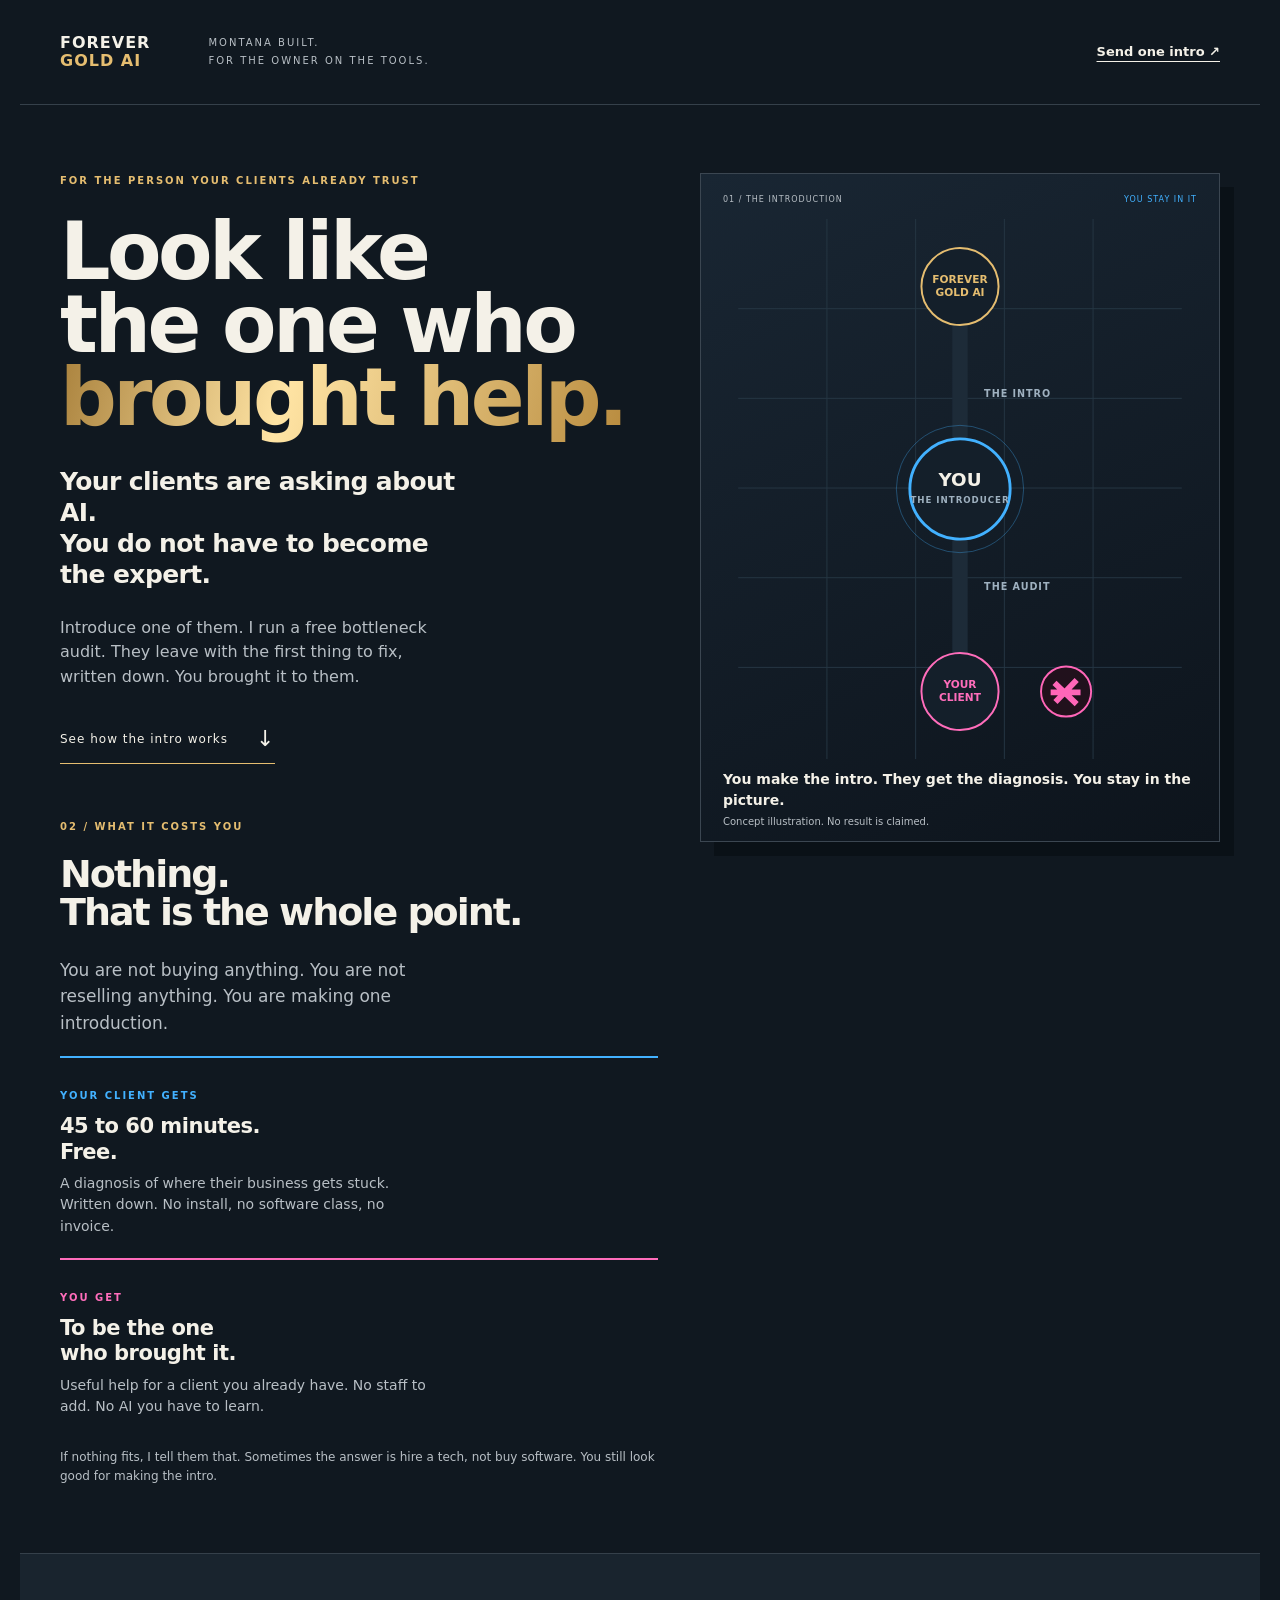
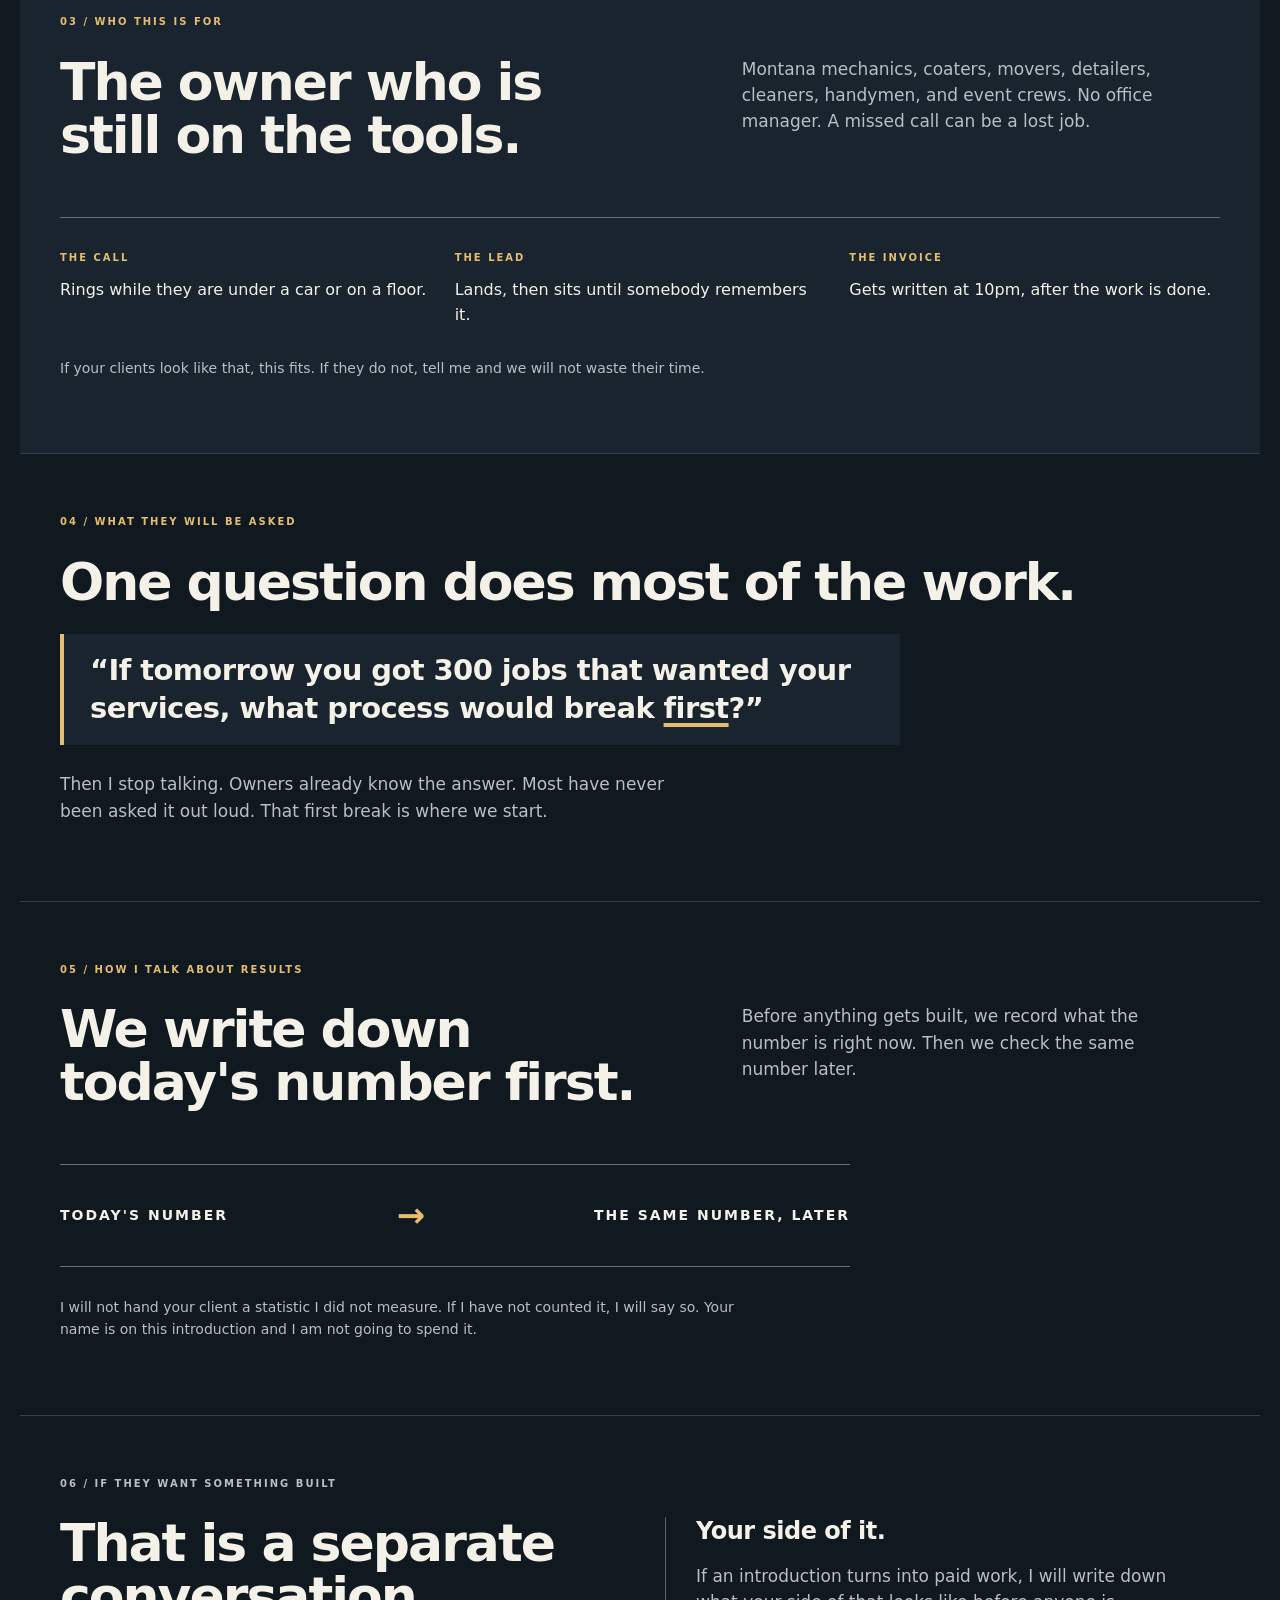
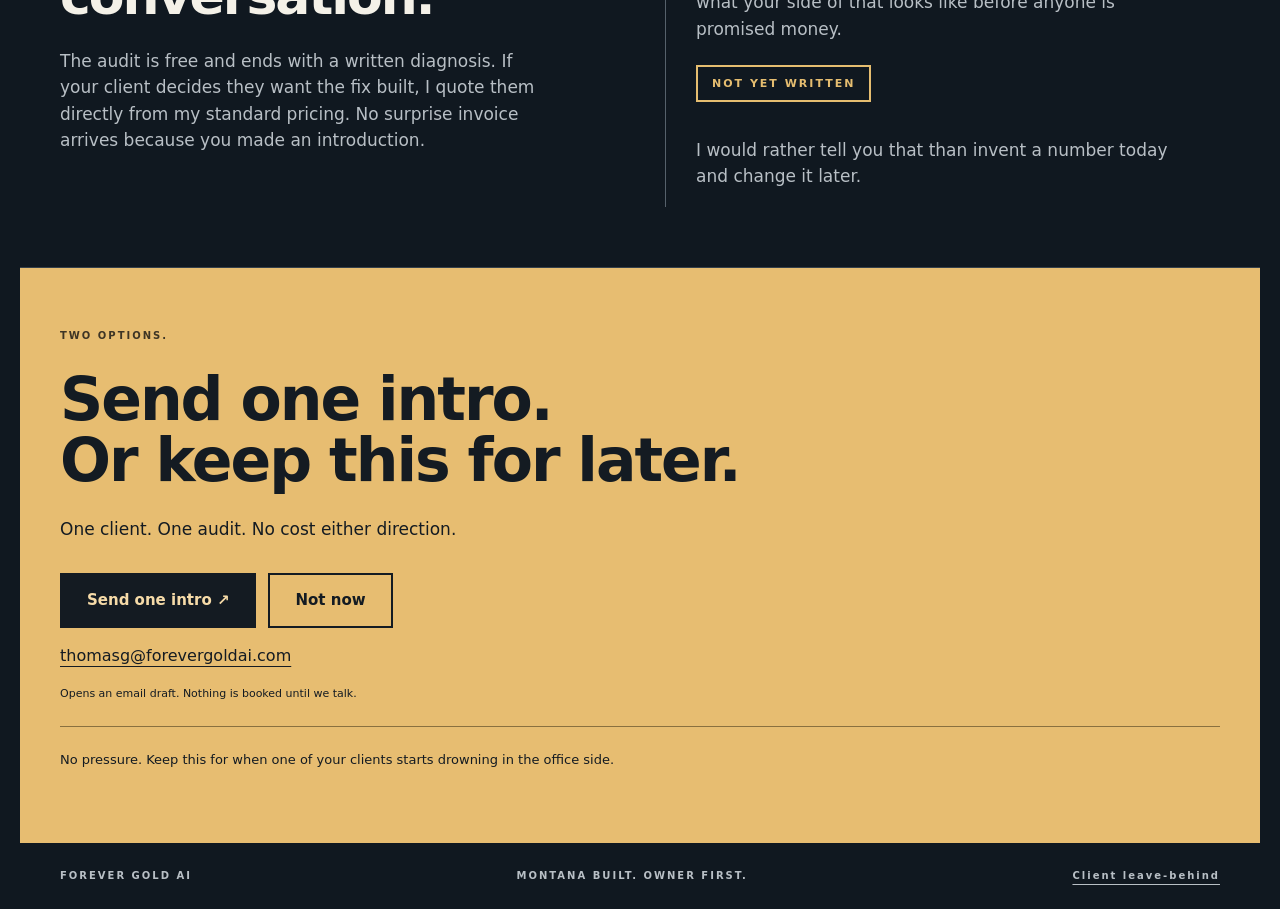
<file: index.html>
<!doctype html>
<html lang="en">
<head><meta charset="utf-8"><meta name="viewport" content="width=device-width,initial-scale=1"><meta name="description" content="Give your trade clients a free bottleneck audit. No cost to you. No cost to them. You look like the one who brought help."><meta property="og:title" content="Look like the one who brought help. | Forever Gold AI"><meta property="og:description" content="A free bottleneck audit for your clients. No cost to you. No cost to them."><title>Look like the one who brought help. | Forever Gold AI</title><link rel="stylesheet" href="styles.css"></head>
<body id="top">
<a class="skip" href="#offer">Skip to the offer</a>
<header><a href="#top" class="wordmark">FOREVER<br><span>GOLD AI</span></a><span class="place">MONTANA BUILT.<br>FOR THE OWNER ON THE TOOLS.</span><a href="#send" class="header-cta">Send one intro ↗</a></header>
<main>
<div class="journey">
<section class="hero" id="offer">
<div class="hero-copy"><p class="kicker">FOR THE PERSON YOUR CLIENTS ALREADY TRUST</p><h1>Look like<br>the one who<br><span>brought help.</span></h1><p class="lead">Your clients are asking about AI.<br>You do not have to become the expert.</p><p>Introduce one of them. I run a free bottleneck audit. They leave with the first thing to fix, written down. You brought it to them.</p><a class="text-link" href="#how">See how the intro works <span>↓</span></a></div>
<div class="diagram" aria-label="Concept diagram: an introduction travels from Forever Gold AI through you to your client, and the client's blockage gets named. You stay in the picture the whole time. This is an illustration, not a measured result.">
<div class="diagram-top"><span>01 / THE INTRODUCTION</span><span class="signal">YOU STAY IN IT</span></div>
<svg viewBox="0 0 460 560" role="img" aria-labelledby="intro-title"><title id="intro-title">An introduction passes from Forever Gold AI through you to your client, and your client's first blockage gets named.</title>
<defs><linearGradient id="thread" x1="0" y1="0" x2="0" y2="1"><stop stop-color="#e5bd70"/><stop offset=".5" stop-color="#42b1ff"/><stop offset="1" stop-color="#ff6dbb"/></linearGradient></defs>
<g fill="none" stroke="#263744" stroke-width="1"><path d="M0 93H460M0 186H460M0 279H460M0 372H460M0 465H460M92 0V560M184 0V560M276 0V560M368 0V560"/></g>
<path d="M230 96V264" stroke="#1d2b38" stroke-width="16"/><path d="M230 296V464" stroke="#1d2b38" stroke-width="16"/>
<path class="thread" pathLength="1" d="M230 96V264M230 296V464" fill="none" stroke="url(#thread)" stroke-width="9" stroke-linecap="butt"/>
<g class="node"><circle cx="230" cy="70" r="40" fill="#141f2a" stroke="#e5bd70" stroke-width="2"/><text x="230" y="66" text-anchor="middle" fill="#e5bd70" font-family="system-ui,sans-serif" font-size="11" font-weight="800">FOREVER</text><text x="230" y="80" text-anchor="middle" fill="#e5bd70" font-family="system-ui,sans-serif" font-size="11" font-weight="800">GOLD AI</text></g>
<g class="node partner"><circle cx="230" cy="280" r="52" fill="#141f2a" stroke="#42b1ff" stroke-width="3"/><circle class="halo" cx="230" cy="280" r="66" fill="none" stroke="#42b1ff" stroke-width="1"/><text x="230" y="277" text-anchor="middle" fill="#f4f1e8" font-family="system-ui,sans-serif" font-size="19" font-weight="900">YOU</text><text x="230" y="295" text-anchor="middle" fill="#9fb1c0" font-family="system-ui,sans-serif" font-size="9" font-weight="700" letter-spacing="1">THE INTRODUCER</text></g>
<g class="node"><circle cx="230" cy="490" r="40" fill="#141f2a" stroke="#ff6dbb" stroke-width="2"/><text x="230" y="486" text-anchor="middle" fill="#ff6dbb" font-family="system-ui,sans-serif" font-size="11" font-weight="800">YOUR</text><text x="230" y="500" text-anchor="middle" fill="#ff6dbb" font-family="system-ui,sans-serif" font-size="11" font-weight="800">CLIENT</text></g>
<g class="clog" transform="translate(340 490)"><circle r="26" fill="#21111c" stroke="#ff66b8" stroke-width="2"/><path d="M-12 -9L11 13M-11 11L11 -12M-16 1H15" stroke="#ff66b8" stroke-width="6"/></g>
<g class="named" transform="translate(300 480)"><rect width="128" height="24" rx="2" fill="#e5bd70"/><text x="10" y="16" fill="#141b22" font-family="system-ui,sans-serif" font-size="10" font-weight="800" letter-spacing=".5">FIRST THING TO FIX</text></g>
<g fill="#9fb1c0" font-family="system-ui,sans-serif" font-size="10" font-weight="700" letter-spacing="1"><text x="255" y="185">THE INTRO</text><text x="255" y="385">THE AUDIT</text></g>
</svg><p class="diagram-caption">You make the intro. They get the diagnosis. You stay in the picture.</p><p class="diagram-note">Concept illustration. No result is claimed.</p>
</div>
</section>
<section class="pipe-section" id="how"><p class="kicker">02 / WHAT IT COSTS YOU</p><div class="section-title"><h2>Nothing.<br>That is the whole point.</h2><p>You are not buying anything. You are not reselling anything. You are making one introduction.</p></div><div class="two-columns"><article><span class="tag blue">YOUR CLIENT GETS</span><h3>45 to 60 minutes.<br>Free.</h3><p>A diagnosis of where their business gets stuck. Written down. No install, no software class, no invoice.</p></article><article><span class="tag pink">YOU GET</span><h3>To be the one<br>who brought it.</h3><p>Useful help for a client you already have. No staff to add. No AI you have to learn.</p></article></div><p class="plain-note">If nothing fits, I tell them that. Sometimes the answer is hire a tech, not buy software. You still look good for making the intro.</p></section>
</div>

<section class="who-section" id="who"><p class="kicker">03 / WHO THIS IS FOR</p><div class="section-title"><h2>The owner who is<br>still on the tools.</h2><p>Montana mechanics, coaters, movers, detailers, cleaners, handymen, and event crews. No office manager. A missed call can be a lost job.</p></div><div class="pains"><div><span>THE CALL</span><p>Rings while they are under a car or on a floor.</p></div><div><span>THE LEAD</span><p>Lands, then sits until somebody remembers it.</p></div><div><span>THE INVOICE</span><p>Gets written at 10pm, after the work is done.</p></div></div><p class="plain-note">If your clients look like that, this fits. If they do not, tell me and we will not waste their time.</p></section>

<section class="question-section" id="question"><p class="kicker">04 / WHAT THEY WILL BE ASKED</p><h2>One question does most of the work.</h2><blockquote>“If tomorrow you got 300 jobs that wanted your services, what process would break <em>first</em>?”</blockquote><p>Then I stop talking. Owners already know the answer. Most have never been asked it out loud. That first break is where we start.</p></section>

<section class="proof-section" id="proof"><p class="kicker">05 / HOW I TALK ABOUT RESULTS</p><div class="section-title"><h2>We write down<br>today's number first.</h2><p>Before anything gets built, we record what the number is right now. Then we check the same number later.</p></div><div class="measure"><span>TODAY'S NUMBER</span><b aria-hidden="true">→</b><span>THE SAME NUMBER, LATER</span></div><p class="plain-note">I will not hand your client a statistic I did not measure. If I have not counted it, I will say so. Your name is on this introduction and I am not going to spend it.</p></section>

<section class="build-section" id="build"><p class="kicker">06 / IF THEY WANT SOMETHING BUILT</p><div class="two-columns"><div><h2>That is a separate<br>conversation.</h2><p>The audit is free and ends with a written diagnosis. If your client decides they want the fix built, I quote them directly from my standard pricing. No surprise invoice arrives because you made an introduction.</p></div><div class="terms"><h3>Your side of it.</h3><p>If an introduction turns into paid work, I will write down what your side of that looks like before anyone is promised money.</p><p class="stamp">NOT YET WRITTEN</p><p>I would rather tell you that than invent a number today and change it later.</p></div></div></section>

<section class="send-section" id="send"><p class="kicker">TWO OPTIONS.</p><h2>Send one intro.<br>Or keep this for later.</h2><p>One client. One audit. No cost either direction.</p><div class="cta-row"><a class="button gold" href="mailto:thomasg@forevergoldai.com?subject=Partner%20intro">Send one intro ↗</a><a class="button outline" href="#not-now">Not now</a></div><p class="contact"><a href="mailto:thomasg@forevergoldai.com">thomasg@forevergoldai.com</a></p><p class="small">Opens an email draft. Nothing is booked until we talk.</p><div id="not-now" tabindex="-1"><p>No pressure. Keep this for when one of your clients starts drowning in the office side.</p></div></section>
</main><footer><span>FOREVER GOLD AI</span><span>MONTANA BUILT. OWNER FIRST.</span><a href="client/">Client leave-behind</a></footer>
<script>
(() => {
  const motion = matchMedia('(prefers-reduced-motion: reduce)');
  const anchor = document.getElementById('how');
  const update = () => {
    const end = Math.max(1, anchor.offsetTop + anchor.offsetHeight - innerHeight * .7);
    const p = Math.max(0, Math.min(1, scrollY / end));
    const root = document.documentElement.style;
    // The thread draws from FGAI through the partner to the client, then the blockage gets named.
    // The partner node never dims. That is the message.
    root.setProperty('--intro', motion.matches ? '1' : String(.3 + p * .7));
    root.setProperty('--clog', motion.matches ? '0' : String(Math.max(0, 1 - p * 1.6)));
    root.setProperty('--named', motion.matches ? '1' : String(Math.max(0, Math.min(1, p * 1.8 - .8))));
  };
  addEventListener('scroll', update, {passive:true});
  addEventListener('resize', update); addEventListener('pageshow', update);
  motion.addEventListener('change', update); update();
})();
</script>
</body></html>
</file>
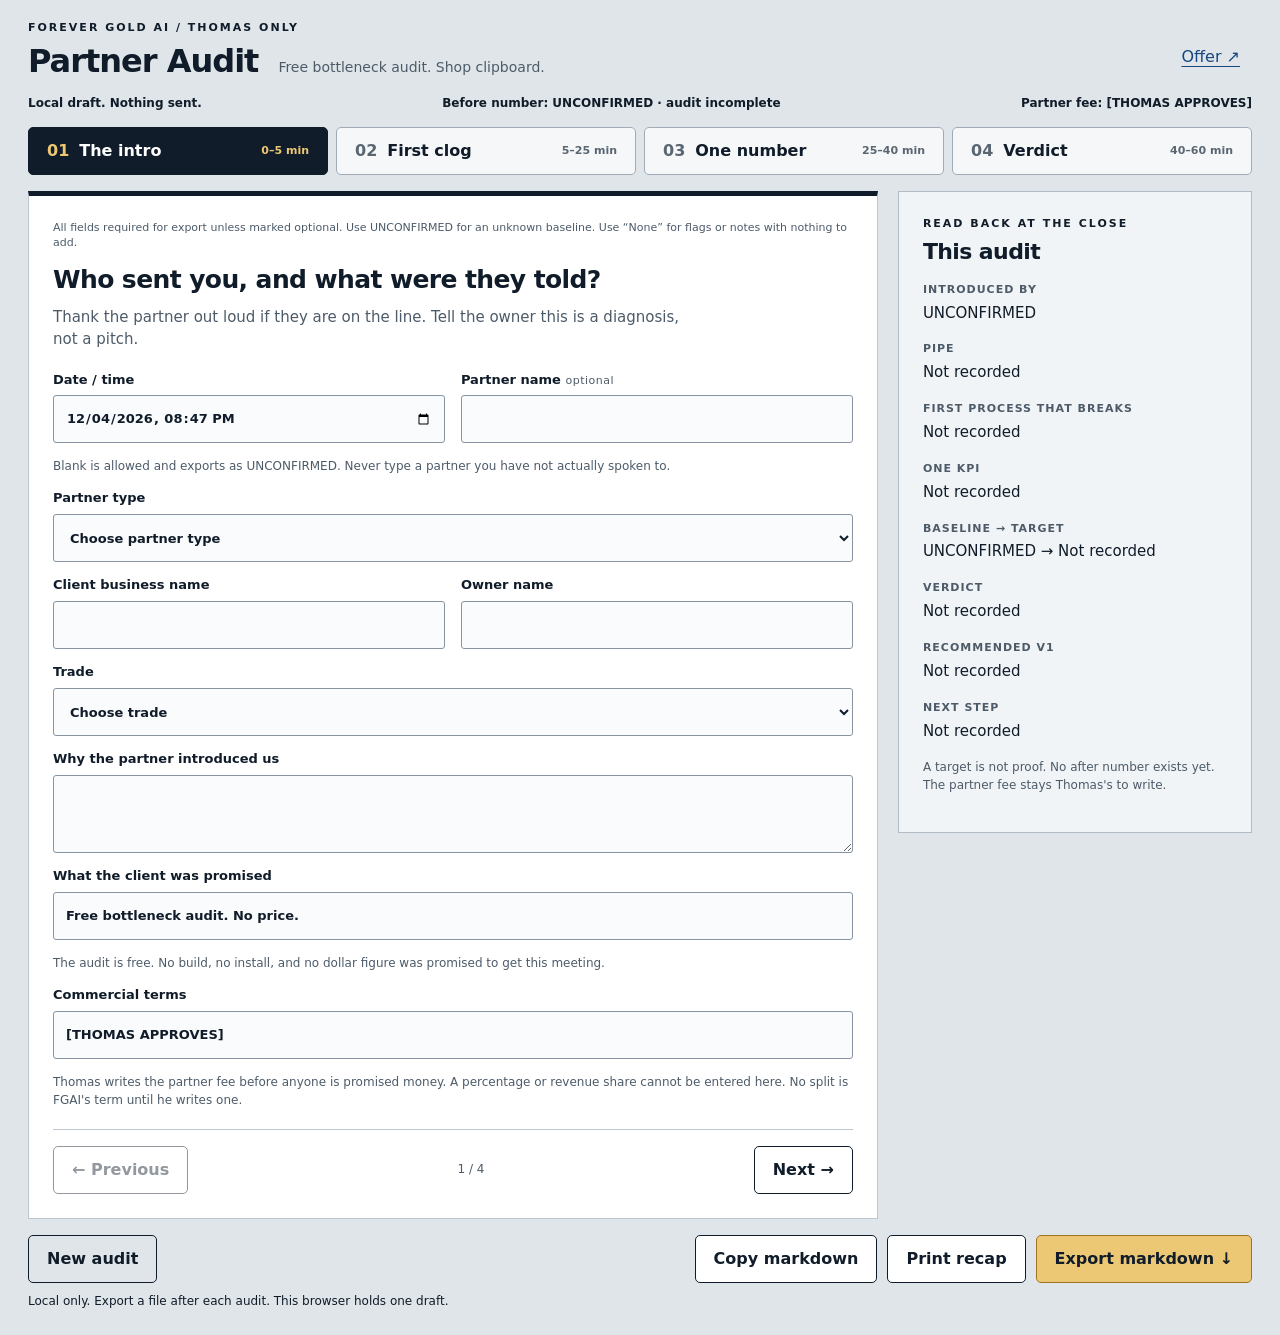
<file: audit/index.html>
<!doctype html>
<html lang="en">
<head>
<meta charset="utf-8"><meta name="viewport" content="width=device-width,initial-scale=1">
<meta name="robots" content="noindex,nofollow"><meta name="description" content="Local partner-introduced bottleneck audit clipboard for Thomas.">
<title>Partner Audit | FGAI clipboard</title><link rel="stylesheet" href="styles.css"><script src="app.js" defer></script>
</head>
<body>
<div class="workspace">
<header><div><p class="eyebrow">FOREVER GOLD AI / THOMAS ONLY</p><h1>Partner Audit<span>Free bottleneck audit. Shop clipboard.</span></h1></div><a href="../" target="_blank" rel="noopener">Offer ↗</a></header>
<div class="status-row"><span id="save-status" role="status">Local draft. Nothing sent.</span><span id="baseline-state">Before number: UNCONFIRMED</span><span id="terms-state">Partner fee: [THOMAS APPROVES]</span></div>
<p id="storage-error" class="warning" role="alert" hidden></p>
<noscript><p class="warning">JavaScript is off. Use partner-research-template.md and the runbook to record the audit by hand. The buttons need JavaScript.</p></noscript>
<nav class="steps" aria-label="Audit sections">
<button type="button" data-step="0" aria-current="step">01 <span>The intro</span><small>0–5 min</small></button>
<button type="button" data-step="1">02 <span>First clog</span><small>5–25 min</small></button>
<button type="button" data-step="2">03 <span>One number</span><small>25–40 min</small></button>
<button type="button" data-step="3">04 <span>Verdict</span><small>40–60 min</small></button>
</nav>
<main class="board">
<form id="audit-form" novalidate autocomplete="off">
<p class="required-note">All fields required for export unless marked optional. Use UNCONFIRMED for an unknown baseline. Use “None” for flags or notes with nothing to add.</p>

<section data-panel="0" aria-labelledby="intro-heading">
<h2 id="intro-heading" tabindex="-1">Who sent you, and what were they told?</h2><p class="cue">Thank the partner out loud if they are on the line. Tell the owner this is a diagnosis, not a pitch.</p>
<div class="grid"><label>Date / time<input type="datetime-local" name="date" required></label><label>Partner name <span class="opt">optional</span><input name="partner" maxlength="100" aria-describedby="partner-help"></label></div>
<p id="partner-help" class="helper">Blank is allowed and exports as UNCONFIRMED. Never type a partner you have not actually spoken to.</p>
<label>Partner type<select name="partner_type" required><option value="">Choose partner type</option><option>Bookkeeper / CPA for trade shops</option><option>Commercial insurance agent</option><option>Auto parts jobber / parts counter</option><option>Shop landlord / industrial park</option><option>Detailer who refers mechanical work</option><option>Coatings supplier / distributor</option><option>Local web designer</option><option>Marketing shop running ads</option><option>Business coach / SBDC counselor</option><option>Event venue / planner</option><option>Other</option></select></label>
<div class="grid"><label>Client business name<input name="client" maxlength="100" required></label><label>Owner name<input name="owner" maxlength="80" required></label></div>
<label>Trade<select name="trade" required><option value="">Choose trade</option><option>mechanic</option><option>coater</option><option>mover</option><option>detailer</option><option>cleaner</option><option>handyman</option><option>event crew</option><option>Other</option></select></label>
<label>Why the partner introduced us<textarea name="why_intro" maxlength="4000" rows="3" required></textarea></label>
<label>What the client was promised<input name="promised" value="Free bottleneck audit. No price." maxlength="200" required aria-describedby="promised-help"></label><p id="promised-help" class="helper">The audit is free. No build, no install, and no dollar figure was promised to get this meeting.</p>
<label>Commercial terms<input name="terms" value="[THOMAS APPROVES]" maxlength="120" required aria-describedby="terms-help"></label><p id="terms-help" class="helper">Thomas writes the partner fee before anyone is promised money. A percentage or revenue share cannot be entered here. No split is FGAI's term until he writes one.</p>
</section>

<section data-panel="1" hidden aria-labelledby="clog-heading">
<h2 id="clog-heading" tabindex="-1">Find the first clog.</h2><p class="cue">Ask why they took the intro. Then stop talking. Let the real pain come out.</p>
<label>Why they took the intro<textarea name="why_took" maxlength="4000" rows="4" required></textarea></label>
<p class="question">If tomorrow you got 300 jobs that wanted your services, what process would break <em>first</em>?</p>
<label>300-jobs answer<textarea name="three_hundred" maxlength="4000" rows="5" required></textarea></label>
<label>First process that breaks<input name="clog" maxlength="160" required></label>
<p class="helper">Examples, not diagnoses: missed calls, no follow-up, night invoicing. If labor breaks first, say “This is not an AI job.”</p>
<label>Why this comes first<input name="why_first" maxlength="200" required></label>
<label>Pipe<select name="pipe" required><option value="">Choose one pipe</option><option>Demand</option><option>Supply</option><option>Not AI / hire-first</option></select></label>
<label>Current state <span class="opt">optional</span><textarea name="extras" maxlength="4000" rows="3" placeholder="Where work waits. Where calls fall through. Which task creates rework."></textarea></label>
</section>

<section data-panel="2" hidden aria-labelledby="kpi-heading">
<h2 id="kpi-heading" tabindex="-1">What number proves this worked?</h2><p class="cue">“If this is working perfectly in 30 days, what number do you want to see?”</p>
<label>KPI name<input name="kpi" maxlength="140" required aria-describedby="kpi-help"></label><p id="kpi-help" class="helper">Include unit and time window. Examples: same-day invoices per week; minutes to first follow-up.</p>
<div class="grid"><label>KPI baseline<input name="baseline" value="UNCONFIRMED" maxlength="40" required aria-describedby="baseline-help"></label><label>KPI target<input name="target" type="number" step="any" min="0" required></label></div>
<p id="baseline-help" class="warning">Unknown baseline = UNCONFIRMED, never zero. Count this week. Put who counts, the source, and a review date in Open flags.</p>
<label>Proposed 30-day outcome<input name="outcome_30" maxlength="200" required></label>
<fieldset><legend>ROI fields <span class="opt">optional, blank allowed</span></legend>
<div class="grid quad"><label>Minutes per case<input name="minutes_per_case" type="number" step="any" min="0"></label><label>Cases per month<input name="cases_per_month" type="number" step="any" min="0"></label><label>Error / rework rate<input name="error_rate" maxlength="40"></label><label>Lead response time<input name="lead_response" maxlength="40"></label><label>Missed calls / leads<input name="missed_calls" maxlength="40"></label></div>
<p class="helper">Same labels as roi-scorecard.md. A blank value is better than a fabricated one. Re-measure the same fields at day 7 and day 30.</p></fieldset>
<fieldset><legend>Opportunity filter</legend>
<div class="grid"><label>Pain is frequent and measurable<select name="f_frequent" required><option value="">Choose</option><option>Yes</option><option>No</option></select></label><label>A safe automation can improve it<select name="f_safe" required><option value="">Choose</option><option>Yes</option><option>No</option></select></label><label>Required data and permissions exist<select name="f_data" required><option value="">Choose</option><option>Yes</option><option>No</option></select></label><label>The outcome matters enough to fund<select name="f_fund" required><option value="">Choose</option><option>Yes</option><option>No</option></select></label><label>A small proof-of-concept can validate it<select name="f_poc" required><option value="">Choose</option><option>Yes</option><option>No</option></select></label></div>
<p class="helper">Any No means do not force a build. Return the useful diagnosis and close the audit cleanly. The partner still looks useful.</p></fieldset>
</section>

<section data-panel="3" hidden aria-labelledby="verdict-heading">
<h2 id="verdict-heading" tabindex="-1">Two options.</h2><p class="cue">Read back the clog, the baseline, the target, and the V1. Then give them a binary choice.</p>
<label>Verdict<select name="verdict" required><option value="">Choose verdict</option><option>Build</option><option>Defer</option><option>No-fit</option></select></label>
<label>Smallest valid proof-of-concept<input name="poc" maxlength="200" required aria-describedby="poc-help"></label><p id="poc-help" class="helper">Use “None” if the verdict is No-fit. Scope the smallest thing that tests the KPI, not the whole ladder.</p>
<label>Recommended V1<select name="v1" required><option value="">Choose only after the diagnosis</option><option>AI Receptionist + Speed-to-Lead</option><option>Website</option><option>Premium 3D Website</option><option>Same-day close-out / invoicing (theme only)</option><option>Document processing (paperwork → draft)</option><option>Content Engine (short-form monthly)</option><option>Employee onboarding (first-week checklist)</option><option>AIOS</option><option>Not AI — hire or operations</option><option>Hold — need the paid Diagnosis Hour</option></select></label>
<label>Next step<select name="next" required><option value="">Choose next step</option><option>Partner recap only</option><option>Diagnosis Hour</option><option>Proposal on named V1</option><option>Not ready</option></select></label>
<div class="grid"><label>Open flags<textarea name="flags" rows="4" maxlength="4000" required></textarea></label><label>Thomas notes<textarea name="notes" rows="4" maxlength="6000" required></textarea></label></div>
<p class="helper">Open flags carry dependencies and risks: who counts the baseline, the source, the review date, who must approve a change. Notes carry measurement source, units, and agreed scope.</p>
<details><summary>Locked price reminder · internal reference</summary><div class="price-reference">
<p>AI Receptionist: $1,000 build + $200/month.</p><p>Website: $500 build + $50/month.</p><p>Premium 3D Website: $1,200–$2,000 build + $100–$150/month.</p><p>AIOS: $2,500–$5,000 setup + $500–$1,500/month.</p><p>STORM: $100/automation/month, flat, all-in. Build-fee synthesis: $800 single / $2,000 three-bundle, phased.</p><p>The audit is free. The V1 uses the locked sheet. Cut scope, do not discount. Do not invent a smaller price on the call.</p><p><strong>Partner fee: none exists until Thomas writes it.</strong> No percentage. No revenue share. No lead bonus.</p>
<p><a href="https://thomasg42.github.io/diagnosis-hour/">Diagnosis Hour</a> · <a href="https://thomasg42.github.io/diagnosis-hour/">Paid hour</a></p>
</div></details>
</section>

<div class="page-controls"><button id="previous" type="button">← Previous</button><span id="page-count">1 / 4</span><button id="continue" type="button">Next →</button></div>
</form>
<aside aria-label="Audit recap" class="recap-card"><p class="eyebrow">READ BACK AT THE CLOSE</p><h2 id="recap-client">This audit</h2><dl><dt>Introduced by</dt><dd id="recap-partner">UNCONFIRMED</dd><dt>Pipe</dt><dd data-recap="pipe">Not recorded</dd><dt>First process that breaks</dt><dd data-recap="clog">Not recorded</dd><dt>One KPI</dt><dd data-recap="kpi">Not recorded</dd><dt>Baseline → target</dt><dd id="recap-numbers">UNCONFIRMED → Not recorded</dd><dt>Verdict</dt><dd data-recap="verdict">Not recorded</dd><dt>Recommended V1</dt><dd data-recap="v1">Not recorded</dd><dt>Next step</dt><dd data-recap="next">Not recorded</dd></dl><p class="helper">A target is not proof. No after number exists yet. The partner fee stays Thomas's to write.</p></aside>
</main>
<footer class="actions"><button id="new" type="button" class="quiet">New audit</button><button id="copy" type="button">Copy markdown</button><button id="print" type="button">Print recap</button><button id="export" type="button" class="primary">Export markdown ↓</button></footer>
<p id="action-status" role="status">Local only. Export a file after each audit. This browser holds one draft.</p>
</div>
<section id="print-recap" aria-label="Printable recap"><p>FOREVER GOLD AI / BOTTLENECK AUDIT</p><h1 id="print-client"></h1><p id="print-owner"></p><dl id="print-details"></dl><p>Target agreed for review. Results have not yet been measured. This audit was free. Any build is a separate quote.</p><p>thomasg@forevergoldai.com</p></section>
<dialog id="copy-dialog"><h2>Copy the audit markdown</h2><p>Clipboard access is unavailable. Select this text and copy it.</p><textarea id="copy-fallback" rows="14" readonly aria-label="Audit markdown"></textarea><button id="copy-close" type="button">Close</button></dialog>
</body></html>
</file>
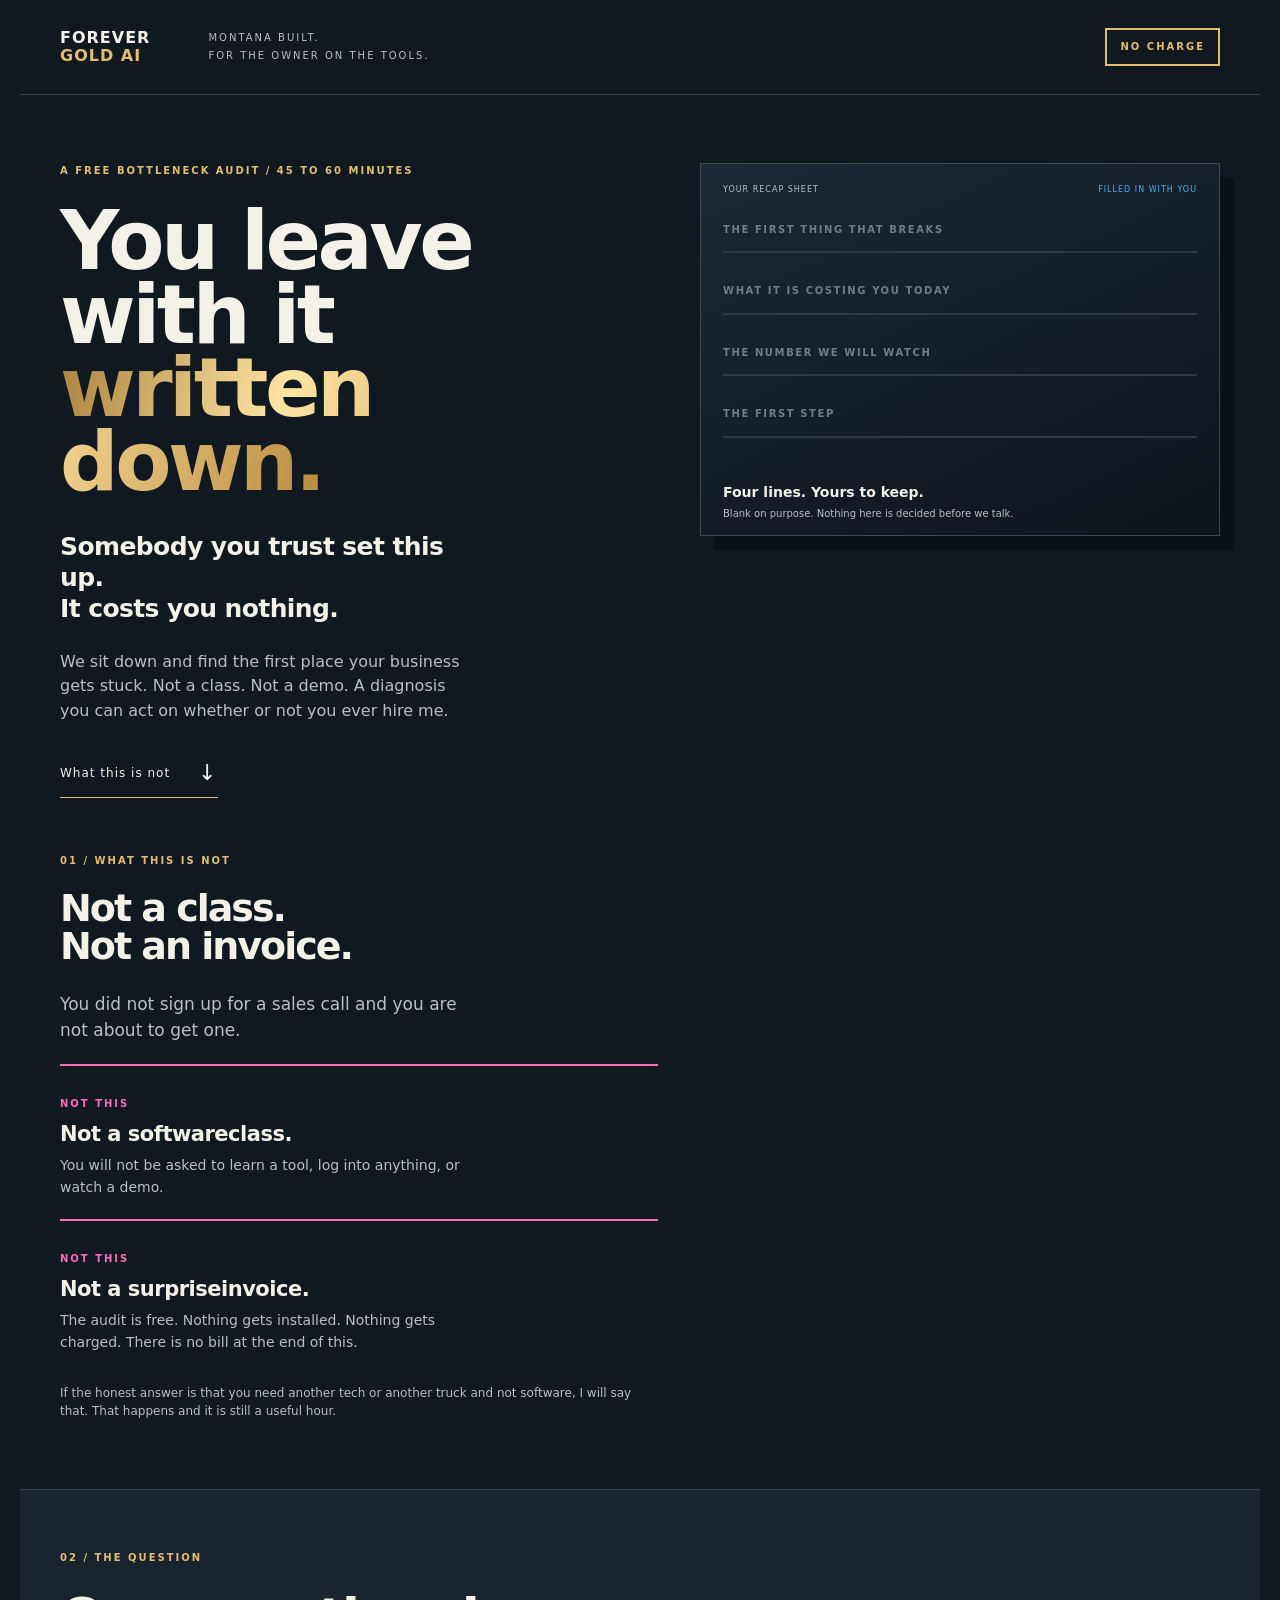
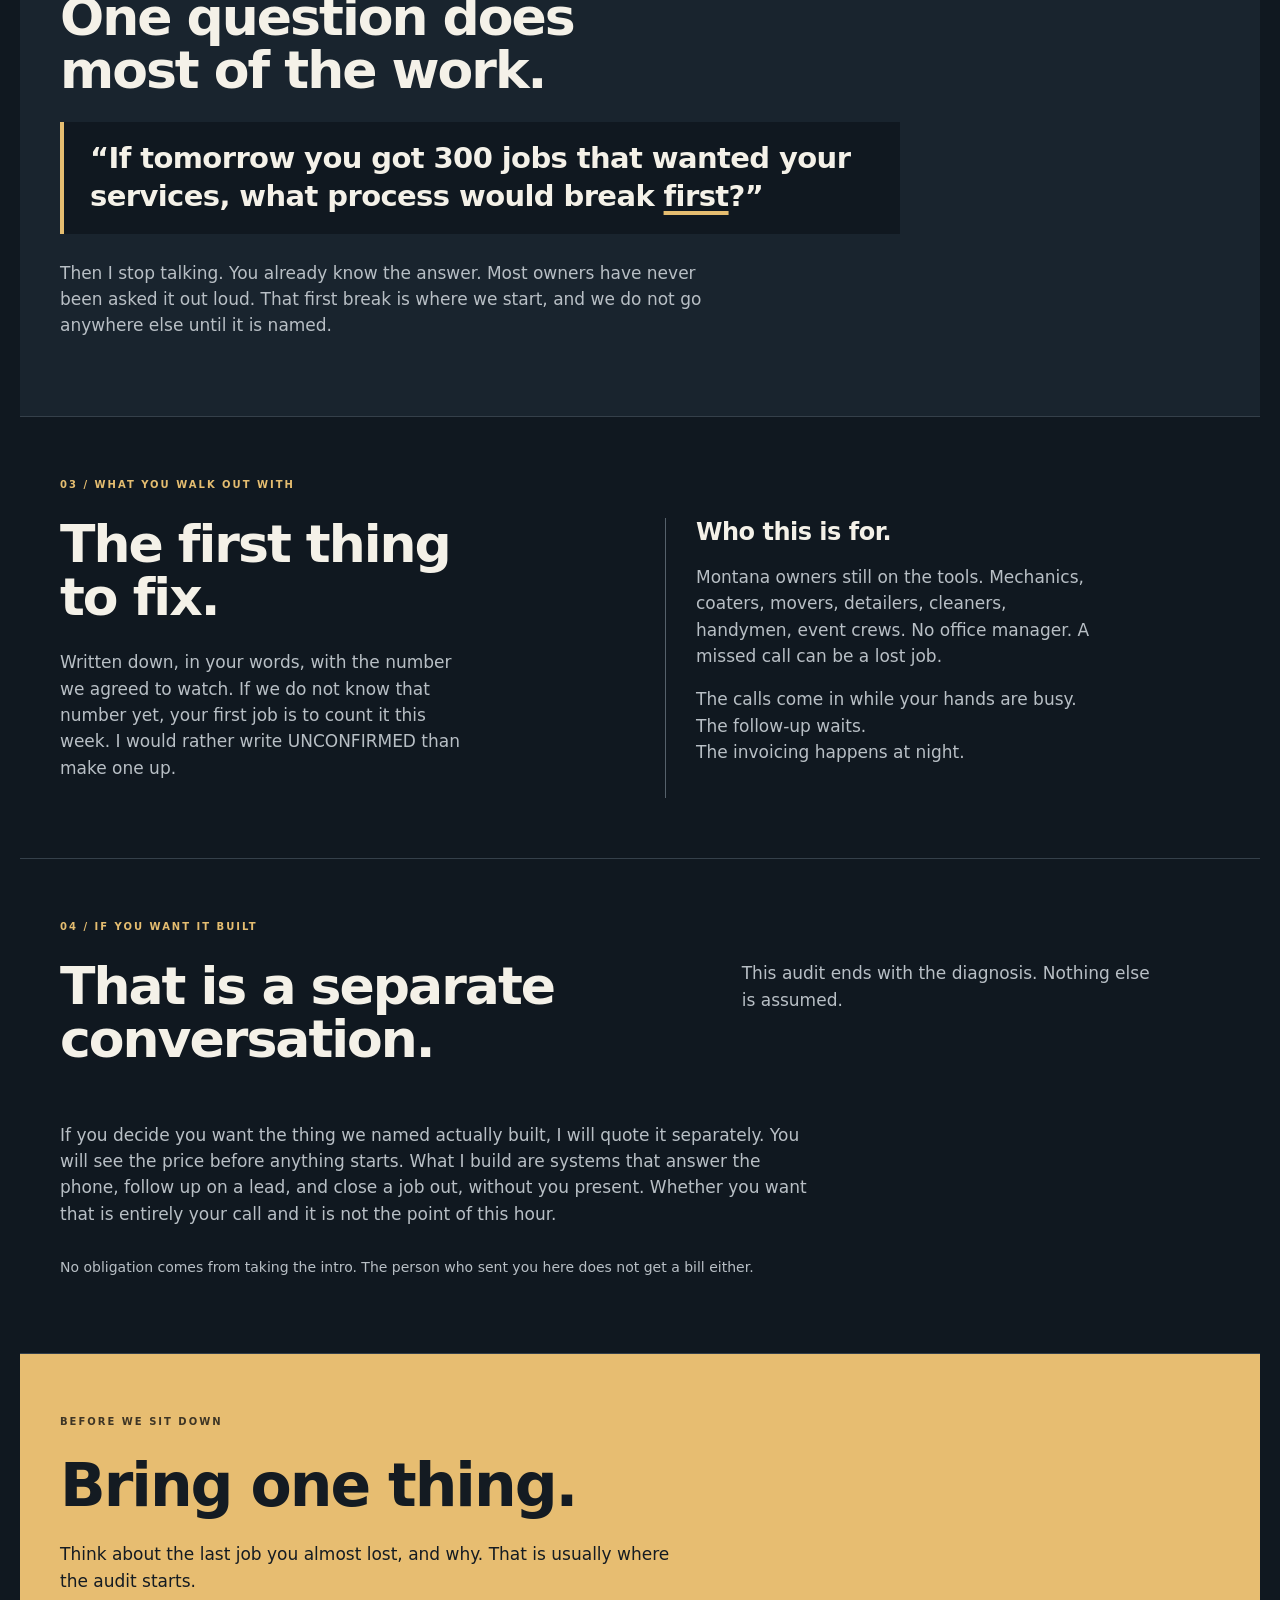
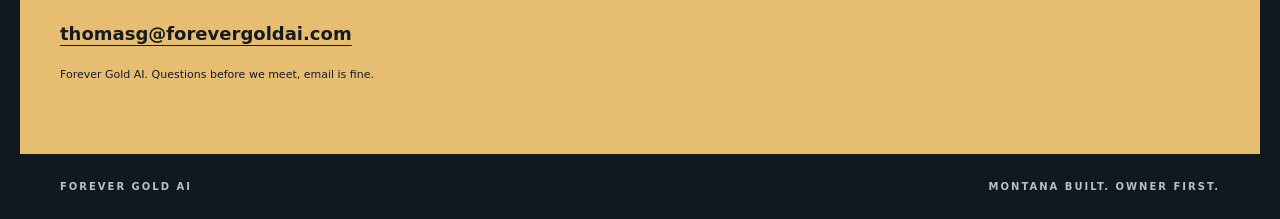
<file: client/index.html>
<!doctype html>
<html lang="en">
<head><meta charset="utf-8"><meta name="viewport" content="width=device-width,initial-scale=1"><meta name="description" content="A free bottleneck audit for Montana trade owners. Find the first thing that breaks. Leave with it written down."><meta property="og:title" content="You leave with it written down. | Forever Gold AI"><meta property="og:description" content="A free bottleneck audit. A diagnosis, not a pitch. You leave with the first thing to fix."><title>You leave with it written down. | Forever Gold AI</title><link rel="stylesheet" href="styles.css"></head>
<body id="top">
<a class="skip" href="#audit">Skip to what happens</a>
<header><a href="#top" class="wordmark">FOREVER<br><span>GOLD AI</span></a><span class="place">MONTANA BUILT.<br>FOR THE OWNER ON THE TOOLS.</span><span class="badge">NO CHARGE</span></header>
<main>
<div class="journey">
<section class="hero" id="audit">
<div class="hero-copy"><p class="kicker">A FREE BOTTLENECK AUDIT / 45 TO 60 MINUTES</p><h1>You leave<br>with it<br><span>written down.</span></h1><p class="lead">Somebody you trust set this up.<br>It costs you nothing.</p><p>We sit down and find the first place your business gets stuck. Not a class. Not a demo. A diagnosis you can act on whether or not you ever hire me.</p><a class="text-link" href="#not">What this is not <span>↓</span></a></div>
<div class="sheet" aria-label="Concept illustration of the recap sheet you leave with. Its four lines are filled in during the audit, with you. They are blank here because nothing has been decided yet.">
<div class="sheet-top"><span>YOUR RECAP SHEET</span><span class="signal">FILLED IN WITH YOU</span></div>
<div class="sheet-body">
<div class="row" data-row="1"><span class="row-label">THE FIRST THING THAT BREAKS</span><span class="rule"></span></div>
<div class="row" data-row="2"><span class="row-label">WHAT IT IS COSTING YOU TODAY</span><span class="rule"></span></div>
<div class="row" data-row="3"><span class="row-label">THE NUMBER WE WILL WATCH</span><span class="rule"></span></div>
<div class="row" data-row="4"><span class="row-label">THE FIRST STEP</span><span class="rule"></span></div>
</div>
<p class="sheet-caption">Four lines. Yours to keep.</p><p class="sheet-note">Blank on purpose. Nothing here is decided before we talk.</p>
</div>
</section>
<section class="not-section" id="not"><p class="kicker">01 / WHAT THIS IS NOT</p><div class="section-title"><h2>Not a class.<br>Not an invoice.</h2><p>You did not sign up for a sales call and you are not about to get one.</p></div><div class="two-columns"><article><span class="tag pink">NOT THIS</span><h3>Not a software<br>class.</h3><p>You will not be asked to learn a tool, log into anything, or watch a demo.</p></article><article><span class="tag pink">NOT THIS</span><h3>Not a surprise<br>invoice.</h3><p>The audit is free. Nothing gets installed. Nothing gets charged. There is no bill at the end of this.</p></article></div><p class="plain-note">If the honest answer is that you need another tech or another truck and not software, I will say that. That happens and it is still a useful hour.</p></section>
</div>

<section class="question-section" id="question"><p class="kicker">02 / THE QUESTION</p><h2>One question does<br>most of the work.</h2><blockquote>“If tomorrow you got 300 jobs that wanted your services, what process would break <em>first</em>?”</blockquote><p>Then I stop talking. You already know the answer. Most owners have never been asked it out loud. That first break is where we start, and we do not go anywhere else until it is named.</p></section>

<section class="leave-section" id="leave"><p class="kicker">03 / WHAT YOU WALK OUT WITH</p><div class="two-columns"><div><h2>The first thing<br>to fix.</h2><p>Written down, in your words, with the number we agreed to watch. If we do not know that number yet, your first job is to count it this week. I would rather write UNCONFIRMED than make one up.</p></div><div class="includes"><h3>Who this is for.</h3><p>Montana owners still on the tools. Mechanics, coaters, movers, detailers, cleaners, handymen, event crews. No office manager. A missed call can be a lost job.</p><p>The calls come in while your hands are busy.<br>The follow-up waits.<br>The invoicing happens at night.</p></div></div></section>

<section class="after-section" id="after"><p class="kicker">04 / IF YOU WANT IT BUILT</p><div class="section-title"><h2>That is a separate<br>conversation.</h2><p>This audit ends with the diagnosis. Nothing else is assumed.</p></div><p class="body-copy">If you decide you want the thing we named actually built, I will quote it separately. You will see the price before anything starts. What I build are systems that answer the phone, follow up on a lead, and close a job out, without you present. Whether you want that is entirely your call and it is not the point of this hour.</p><p class="plain-note">No obligation comes from taking the intro. The person who sent you here does not get a bill either.</p></section>

<section class="close-section" id="close"><p class="kicker">BEFORE WE SIT DOWN</p><h2>Bring one thing.</h2><p>Think about the last job you almost lost, and why. That is usually where the audit starts.</p><p class="contact"><a href="mailto:thomasg@forevergoldai.com">thomasg@forevergoldai.com</a></p><p class="small">Forever Gold AI. Questions before we meet, email is fine.</p></section>
</main><footer><span>FOREVER GOLD AI</span><span>MONTANA BUILT. OWNER FIRST.</span></footer>
<script>
(() => {
  const motion = matchMedia('(prefers-reduced-motion: reduce)');
  const rows = [...document.querySelectorAll('.row')];
  const anchor = document.getElementById('not');
  const update = () => {
    if (motion.matches) { rows.forEach(r => r.style.setProperty('--fill', '1')); return; }
    const end = Math.max(1, anchor.offsetTop + anchor.offsetHeight - innerHeight * .7);
    const p = Math.max(0, Math.min(1, scrollY / end));
    // Each line draws in turn, so the sheet writes itself as you read. The values stay blank:
    // they are filled in during the audit, with the owner, and nothing is decided before that.
    rows.forEach((row, i) => {
      const start = i * .22;
      row.style.setProperty('--fill', String(Math.max(0, Math.min(1, (p - start) / .3))));
    });
  };
  addEventListener('scroll', update, {passive:true});
  addEventListener('resize', update); addEventListener('pageshow', update);
  motion.addEventListener('change', update); update();
})();
</script>
</body></html>
</file>
<file: styles.css>
:root{--paper:#f4f1e8;--muted:#b8bfc5;--gold:#e5bd70;--blue:#42b1ff;--pink:#ff6dbb;--intro:.3;--clog:1;--named:0;color-scheme:dark}*{box-sizing:border-box}html{scroll-behavior:smooth;scroll-padding-top:20px}body{margin:0;background:#101820;color:var(--paper);font:17px/1.55 system-ui,-apple-system,BlinkMacSystemFont,"Segoe UI",sans-serif}a{color:inherit;text-underline-offset:5px}a:focus-visible,[tabindex]:focus-visible{outline:3px solid var(--blue);outline-offset:6px}.skip{position:absolute;left:16px;top:-100px;background:var(--gold);color:#111;padding:12px;z-index:10}.skip:focus{top:10px}header,main,footer{max-width:1240px;margin:auto}header{display:flex;align-items:center;justify-content:space-between;gap:24px;padding:28px 40px;border-bottom:1px solid #35404a}.wordmark{font-size:16px;font-weight:900;line-height:1.1;letter-spacing:1px;text-decoration:none}.wordmark span{color:var(--gold)}.place{font-size:10px;letter-spacing:2px;line-height:1.8;margin-right:auto;margin-left:34px;color:var(--muted)}.header-cta{font-size:13px;font-weight:750;padding:14px 0}.hero{display:grid;grid-template-columns:1.15fr 1fr;gap:30px;padding:68px 40px 56px;align-items:start}.kicker{font-size:10px;letter-spacing:2px;font-weight:750;color:var(--gold);margin:0 0 26px}h1{font-size:clamp(52px,6.2vw,86px);font-weight:900;line-height:.92;letter-spacing:-3.5px;margin:0 0 32px}h1 span{color:var(--gold);background:linear-gradient(105deg,#a9813c,#ffe4a4 40%,#b88b3e);background-clip:text;-webkit-background-clip:text;-webkit-text-fill-color:transparent}.lead{font-size:25px;line-height:1.25;font-weight:700;letter-spacing:-.6px}.hero-copy>p:not(.kicker){max-width:400px}.hero-copy>p:not(.lead):not(.kicker){color:var(--muted);font-size:16px}.text-link{display:inline-flex;align-items:center;gap:28px;min-height:48px;font-size:12px;letter-spacing:1px;text-decoration:none;border-bottom:1px solid var(--gold);margin-top:10px}.text-link span{font-size:22px}.diagram{border:1px solid #3b4651;background:linear-gradient(155deg,#192633,#0d141c);padding:20px 22px 12px;position:sticky;top:24px;box-shadow:14px 14px 0 #0a1117}.diagram-top{display:flex;justify-content:space-between;font-size:8px;letter-spacing:1px;color:var(--muted);gap:10px}.signal{color:var(--blue)}.diagram svg{width:100%;display:block;max-height:540px;margin-top:12px}.thread{stroke-dasharray:1;stroke-dashoffset:calc(1 - var(--intro))}.clog{opacity:var(--clog)}.named{opacity:var(--named)}.halo{opacity:.35}.diagram-caption{font-size:14px;font-weight:700;margin:10px 0 2px}.diagram-note{font-size:10px;color:var(--muted);margin:0}.pipe-section,.who-section,.question-section,.proof-section,.build-section,.send-section{padding:60px 40px;border-top:1px solid #35404a}.section-title{display:grid;grid-template-columns:1.3fr 1fr;gap:60px;align-items:start;margin-bottom:30px}h2{font-size:clamp(32px,4.2vw,52px);letter-spacing:-2px;line-height:1.02;margin:0 0 25px;font-weight:850}h3{font-size:24px;line-height:1.2;letter-spacing:-.5px;margin:15px 0}.section-title p{margin:0;max-width:420px;color:var(--muted)}.two-columns{display:grid;grid-template-columns:1fr 1fr;gap:50px}.two-columns article{border-top:2px solid #66727b;padding:22px 0 0}.two-columns article:first-child{border-color:var(--blue)}.two-columns article:last-child{border-color:var(--pink)}.tag{font-size:10px;letter-spacing:2px;font-weight:800}.blue{color:var(--blue)}.pink{color:var(--pink)}.two-columns article p{color:var(--muted);max-width:380px}.plain-note{font-size:14px;max-width:700px;margin-top:30px;color:var(--muted)}.who-section{background:#19242e}.pains{display:grid;grid-template-columns:repeat(3,1fr);gap:24px;border-top:1px solid #62707b;padding-top:24px}.pains span{font-size:10px;letter-spacing:2px;font-weight:800;color:var(--gold)}.pains p{margin:10px 0 0;font-size:16px;color:var(--paper)}.question-section blockquote{margin:0;border-left:4px solid var(--gold);padding:18px 26px;background:#19242e;font-size:clamp(20px,2.4vw,29px);line-height:1.3;font-weight:750;letter-spacing:-.6px;max-width:840px}.question-section blockquote em{font-style:normal;text-decoration:underline;text-decoration-color:var(--gold);text-decoration-thickness:4px;text-underline-offset:5px}.question-section>p:last-child{color:var(--muted);max-width:640px;margin-top:26px}.measure{display:flex;gap:25px;justify-content:space-between;align-items:center;border-top:1px solid #62707b;border-bottom:1px solid #62707b;padding:24px 0;max-width:790px}.measure span{font-size:14px;font-weight:800;letter-spacing:2px}.measure b{color:var(--gold);font-size:34px}.build-section p{color:var(--muted);max-width:490px}.terms{padding-left:30px;border-left:1px solid #56616b}.terms h3{margin-top:0}.stamp{display:inline-block;border:2px solid var(--gold);color:var(--gold)!important;font-size:11px;font-weight:800;letter-spacing:2px;padding:8px 14px;margin:6px 0 18px}.send-section{background:#e7bd71;color:#141b22}.send-section .kicker{color:#3e3525}.send-section h2{font-size:clamp(36px,4.8vw,60px);max-width:850px}.cta-row{display:flex;gap:12px;flex-wrap:wrap;margin-top:30px}.button{display:inline-flex;align-items:center;justify-content:center;min-height:54px;padding:14px 25px;font-size:15px;font-weight:800;text-decoration:none;border:2px solid #141b22}.gold{background:#141b22;color:#f6dba8}.outline{background:transparent}.contact{font-size:16px;overflow-wrap:anywhere}.small{font-size:11px}#not-now{margin-top:24px;border-top:1px solid #89703f;padding-top:10px;font-size:13px}#not-now:target{outline:2px solid #141b22;outline-offset:8px}footer{display:flex;justify-content:space-between;gap:24px;font-size:10px;font-weight:800;letter-spacing:2px;padding:25px 40px;color:var(--muted)}
@media(min-width:1000px){.journey{display:grid;grid-template-columns:1.15fr 1fr;gap:0 42px;padding:68px 40px 56px}.hero{display:contents}.hero-copy{grid-column:1;grid-row:1}.diagram{grid-column:2;grid-row:1 / span 2;align-self:start;position:sticky;top:24px;margin:0;z-index:1}.pipe-section{grid-column:1;grid-row:2;padding:55px 0 0;border-top:0}.pipe-section .section-title,.pipe-section .two-columns{display:block}.pipe-section .section-title{margin-bottom:20px}.pipe-section h2{font-size:38px}.pipe-section article{margin-top:20px}.pipe-section article h3{font-size:21px;margin:8px 0}.pipe-section article p{font-size:14px;margin:8px 0}.pipe-section .plain-note{font-size:12px}.pipe-section .kicker{margin-bottom:20px}}
@media(max-width:700px){header{padding:22px;gap:16px}.place{display:none}.header-cta{font-size:12px}.hero{display:block;padding:44px 24px}.hero h1{font-size:50px;letter-spacing:-2px}.hero-copy>p:not(.kicker){max-width:none}.diagram{position:relative;top:auto;margin-top:35px;padding:18px;box-shadow:7px 7px 0 #0a1117}.diagram svg{max-height:420px}.pipe-section,.who-section,.question-section,.proof-section,.build-section,.send-section{padding:42px 24px}.section-title,.two-columns{display:block}.section-title{margin-bottom:24px}.section-title p{font-size:16px}.two-columns article{margin-top:28px}.two-columns article p{font-size:16px;max-width:none}.pains{display:block}.pains div{margin-top:20px}.terms{margin-top:30px;padding-left:0;border-left:0;border-top:1px solid #56616b;padding-top:24px}.build-section p{max-width:none}.measure{gap:10px}.measure span{font-size:10px;letter-spacing:1px}.measure b{font-size:26px}.cta-row .button{width:100%}footer{padding:24px;display:block}footer span{display:block;margin:7px 0}}
@media(prefers-reduced-motion:reduce){html{scroll-behavior:auto}.thread{stroke-dashoffset:0}.clog{opacity:0}.named{opacity:1}}
@media print{.journey{display:block;padding:0}.hero,.hero-copy{display:block}@page{size:letter;margin:12mm}html{scroll-behavior:auto}body{background:#fff;color:#111;font:9pt/1.3 Arial,sans-serif}header{padding:0 0 10pt;border-color:#aaa}.wordmark{font-size:12pt}.wordmark span{color:#111}.place{display:block;font-size:7pt;color:#333;margin-left:15pt}.header-cta,.skip,.diagram,.text-link{display:none}main,header,footer{max-width:none}.hero{display:block;padding:12pt 0}.kicker{color:#333!important;font-size:7pt;margin-bottom:6pt}h1,.hero h1{font-size:30pt;letter-spacing:-1pt;line-height:1;margin:0 0 8pt}h1 br{display:none}h1 span{background:none;-webkit-text-fill-color:#111;color:#111}h1 span:before{content:' '}.lead{font-size:13pt;margin:4pt 0}.hero-copy>p:not(.kicker){max-width:none;font-size:9pt!important;color:#111!important;margin:5pt 0}.hero-copy br,.lead br{display:none}.pipe-section,.who-section,.question-section,.proof-section,.build-section,.send-section{padding:9pt 0;min-height:0;background:none;border-top:1pt solid #aaa;color:#111;break-inside:avoid}.section-title{display:grid;grid-template-columns:1fr 1.2fr;gap:20pt;margin-bottom:5pt}h2,.pipe-section h2,.send-section h2{font-size:16pt;letter-spacing:-.5pt;margin:0 0 6pt}h2 br{display:none}.two-columns{display:grid;grid-template-columns:1fr 1fr;gap:20pt}.two-columns article{padding:5pt 0 0;margin:0;border-top:0}.tag{font-size:7pt;color:#111}.two-columns h3,.pipe-section article h3,h3{font-size:11pt;margin:4pt 0}h3 br{display:none}.two-columns p,.pipe-section article p,.plain-note,.pipe-section .plain-note,.build-section p,.section-title p,.pains p{font-size:9pt;color:#111;margin:4pt 0;max-width:none}.plain-note{margin-top:7pt}.pains{display:grid;grid-template-columns:repeat(3,1fr);gap:14pt;border-top:1pt solid #aaa;padding-top:8pt}.pains span{font-size:7pt;color:#111}.question-section blockquote{background:none;border-left:2pt solid #111;padding:4pt 10pt;font-size:12pt;max-width:none}.question-section blockquote em{text-decoration-color:#111;text-decoration-thickness:1pt}.terms{padding-left:15pt}.stamp{border:1pt solid #111;color:#111!important;font-size:8pt;padding:3pt 7pt;margin:3pt 0 8pt}.measure{display:none}.send-section p{margin:4pt 0}.cta-row{display:flex;margin:5pt 0;gap:10pt}.button{min-height:0;padding:4pt 9pt;font-size:9pt;color:#111;border:1pt solid #111;background:none}.contact{font-size:9pt}.small,#not-now{display:none}footer{padding:8pt 0 0;color:#111;font-size:7pt}.thread{stroke-dashoffset:0}.clog{opacity:0}.named{opacity:1}}
</file>
<file: audit/styles.css>
:root{color-scheme:light;--ink:#101c29;--muted:#4d5b69;--gold:#edc874;--blue:#17477e;--line:#bdc6ce}*{box-sizing:border-box}body{margin:0;background:#dfe5e9;color:var(--ink);font:16px/1.45 system-ui,-apple-system,BlinkMacSystemFont,"Segoe UI",sans-serif}button,input,select,textarea{font:inherit}button,a,input,select,textarea,summary{-webkit-tap-highlight-color:transparent}button{min-height:48px;padding:10px 18px;border:1px solid var(--ink);border-radius:5px;background:#fff;color:var(--ink);font-weight:750;cursor:pointer}button:disabled{opacity:.45;cursor:default}button:hover:not(:disabled){background:#edf2f6}:focus-visible{outline:3px solid #146cdf;outline-offset:3px}a{color:var(--blue);text-underline-offset:4px}header a{padding:12px;min-height:48px}.workspace{max-width:1360px;margin:auto;padding:20px 28px 12px}header{display:flex;justify-content:space-between;gap:20px;align-items:center}h1{font-size:32px;line-height:1.1;margin:4px 0 14px;letter-spacing:-1px}h1 span{display:inline-block;font-size:14px;font-weight:500;letter-spacing:0;margin-left:20px;color:var(--muted)}.eyebrow{font-size:11px;letter-spacing:2px;font-weight:800;margin:0 0 8px}h2{font-size:25px;line-height:1.15;letter-spacing:-.6px;margin:0 0 12px}.status-row{display:flex;justify-content:space-between;gap:10px;font-size:12px;font-weight:650;margin:2px 0 14px;flex-wrap:wrap}.steps{display:grid;grid-template-columns:repeat(4,1fr);gap:8px;margin-bottom:16px}.steps button{display:flex;align-items:center;gap:10px;text-align:left;border-color:#a0abb7;background:#f5f7f9;color:#5a6672}.steps span{color:var(--ink)}.steps small{margin-left:auto;font-size:11px;white-space:nowrap}.steps button[aria-current]{background:var(--ink);color:var(--gold);border-color:var(--ink)}.steps button[aria-current] span{color:#fff}.board{display:grid;grid-template-columns:minmax(0,2.4fr) minmax(240px,1fr);gap:20px}form{min-width:0;background:#fff;border:1px solid var(--line);padding:24px;border-top:5px solid var(--ink)}.required-note{font-size:11px;color:var(--muted);margin:0 0 15px}.cue{font-size:15px;color:var(--muted);margin:0 0 20px;max-width:68ch}.grid{display:grid;grid-template-columns:1fr 1fr;gap:0 16px}.grid.quad{grid-template-columns:repeat(3,1fr)}label{display:block;font-size:13px;font-weight:750;margin:0 0 14px}.opt{font-weight:500;color:var(--muted);font-size:11px;letter-spacing:.5px}input,select,textarea{display:block;width:100%;min-height:48px;border:1px solid #8794a1;border-radius:3px;background:#fafbfc;color:var(--ink);padding:10px 12px;margin-top:6px;min-width:0}textarea{resize:vertical}textarea:focus,input:focus,select:focus{background:#fff}fieldset{border:1px solid var(--line);padding:16px 16px 2px;margin:0 0 16px;min-width:0}legend{font-size:11px;font-weight:800;letter-spacing:1.5px;text-transform:uppercase;padding:0 8px}.helper{font-size:12px;line-height:1.5;color:var(--muted);margin:0 0 14px}.question{font-size:19px;line-height:1.35;font-weight:700;border-left:4px solid var(--gold);padding:12px 16px;background:#f7f2e7}.question em{font-style:normal;text-decoration:underline;text-decoration-thickness:3px;text-underline-offset:3px}.warning{background:#fff4d5;border-left:4px solid #956414;color:#644408;font-size:13px;padding:12px 14px;line-height:1.45}.recap-card{border:1px solid #b1bcc6;background:#f1f4f6;padding:24px;align-self:start;overflow-wrap:anywhere}.recap-card h2{font-size:22px}dl{margin:16px 0}dt{font-size:11px;font-weight:800;text-transform:uppercase;letter-spacing:1px;color:var(--muted);margin:17px 0 5px}dd{font-size:15px;margin:0;white-space:pre-wrap;overflow-wrap:anywhere}.page-controls{display:flex;align-items:center;justify-content:space-between;border-top:1px solid var(--line);padding-top:16px;margin-top:20px}.page-controls span{font-size:12px;color:var(--muted)}.actions{display:flex;justify-content:flex-end;gap:10px;flex-wrap:wrap;margin-top:16px}.actions .quiet{margin-right:auto;background:transparent}.actions .primary{background:var(--gold);border-color:#9e7521}.actions .primary:hover{background:#f6d992}#action-status{font-size:12px;min-height:20px;margin:10px 0}summary{cursor:pointer;min-height:48px;padding:14px;background:#edf1f4;font-size:13px;font-weight:700}.price-reference{font-size:12px;padding:0 12px 12px}.price-reference p{margin:10px 0}dialog{max-width:760px;width:calc(100% - 32px);border:2px solid var(--ink);padding:24px}dialog::backdrop{background:#101c29a8}dialog textarea{margin-bottom:16px}#print-recap{display:none}[hidden]{display:none!important}
@media(max-width:900px){.steps small{display:none}.workspace{padding:16px}.board{grid-template-columns:minmax(0,1fr) 230px;gap:14px}form,.recap-card{padding:18px}.grid.quad{grid-template-columns:1fr 1fr}}
@media(max-width:680px){h1{font-size:27px}h1 span{display:block;margin:7px 0 0;font-size:12px}header a{font-size:13px}.workspace{padding:16px 12px}.status-row{display:block}.status-row span{display:block;margin:4px 0}.steps{gap:5px}.steps button{padding:9px 4px;font-size:11px;gap:2px;display:grid;text-align:center;justify-items:center}.steps span{font-size:12px}.board{display:block}.recap-card{display:none}form{padding:18px 14px}.grid,.grid.quad{grid-template-columns:1fr}fieldset{padding:14px 12px 2px}h2{font-size:23px}.cue{font-size:14px}.question{font-size:17px}input,select,textarea{font-size:16px}.actions{display:grid;grid-template-columns:1fr 1fr;gap:8px}.actions button{font-size:12px;padding:10px 8px}.actions .quiet{margin:0}#action-status{font-size:11px}}
@media print{@page{size:letter;margin:16mm}body{background:#fff;color:#000}.workspace,dialog{display:none!important}#print-recap{display:block;font:11pt/1.35 Arial,sans-serif}#print-recap h1{font-size:25pt;overflow-wrap:anywhere;margin:12pt 0}#print-recap>p{font-size:10pt;margin:8pt 0}#print-details{display:grid;grid-template-columns:38mm 1fr;gap:8pt 14pt;border-top:2pt solid #000;padding-top:14pt}#print-details dt,#print-details dd{margin:0;color:#000;font-size:10.5pt;letter-spacing:0;text-transform:none}#print-details dt{font-weight:bold}#print-details dd{white-space:pre-wrap;overflow-wrap:anywhere}#print-owner{overflow-wrap:anywhere}}
</file>
<file: client/styles.css>
:root{--paper:#f4f1e8;--muted:#b8bfc5;--gold:#e5bd70;--blue:#42b1ff;--pink:#ff6dbb;color-scheme:dark}*{box-sizing:border-box}html{scroll-behavior:smooth;scroll-padding-top:20px}body{margin:0;background:#101820;color:var(--paper);font:17px/1.55 system-ui,-apple-system,BlinkMacSystemFont,"Segoe UI",sans-serif}a{color:inherit;text-underline-offset:5px}a:focus-visible,[tabindex]:focus-visible{outline:3px solid var(--blue);outline-offset:6px}.skip{position:absolute;left:16px;top:-100px;background:var(--gold);color:#111;padding:12px;z-index:10}.skip:focus{top:10px}header,main,footer{max-width:1240px;margin:auto}header{display:flex;align-items:center;justify-content:space-between;gap:24px;padding:28px 40px;border-bottom:1px solid #35404a}.wordmark{font-size:16px;font-weight:900;line-height:1.1;letter-spacing:1px;text-decoration:none}.wordmark span{color:var(--gold)}.place{font-size:10px;letter-spacing:2px;line-height:1.8;margin-right:auto;margin-left:34px;color:var(--muted)}.badge{font-size:10px;letter-spacing:2px;font-weight:800;border:2px solid var(--gold);color:var(--gold);padding:9px 13px;white-space:nowrap}.hero{display:grid;grid-template-columns:1.15fr 1fr;gap:30px;padding:68px 40px 56px;align-items:start}.kicker{font-size:10px;letter-spacing:2px;font-weight:750;color:var(--gold);margin:0 0 26px}h1{font-size:clamp(52px,6.4vw,90px);font-weight:900;line-height:.9;letter-spacing:-3.5px;margin:0 0 32px}h1 span{color:var(--gold);background:linear-gradient(105deg,#a9813c,#ffe4a4 40%,#b88b3e);background-clip:text;-webkit-background-clip:text;-webkit-text-fill-color:transparent}.lead{font-size:25px;line-height:1.25;font-weight:700;letter-spacing:-.6px}.hero-copy>p:not(.kicker){max-width:400px}.hero-copy>p:not(.lead):not(.kicker){color:var(--muted);font-size:16px}.text-link{display:inline-flex;align-items:center;gap:28px;min-height:48px;font-size:12px;letter-spacing:1px;text-decoration:none;border-bottom:1px solid var(--gold);margin-top:10px}.text-link span{font-size:22px}
.sheet{border:1px solid #3b4651;background:linear-gradient(155deg,#1b2835,#0d141c);padding:20px 22px 14px;position:sticky;top:24px;box-shadow:14px 14px 0 #0a1117}.sheet-top{display:flex;justify-content:space-between;font-size:8px;letter-spacing:1px;color:var(--muted);gap:10px}.signal{color:var(--blue)}.sheet-body{margin:26px 0 6px}.row{--fill:0;padding:0 0 30px}.row-label{display:block;font-size:10px;letter-spacing:1.6px;font-weight:800;color:#6f7d89;margin-bottom:14px}.row .rule{display:block;height:2px;background:#2b3845;position:relative}.row .rule:after{content:"";position:absolute;inset:0 auto 0 0;width:calc(var(--fill) * 100%);background:var(--gold)}.row[data-row="2"] .rule:after{background:var(--blue)}.row[data-row="3"] .rule:after{background:var(--gold)}.row[data-row="4"] .rule:after{background:var(--pink)}.sheet-caption{font-size:14px;font-weight:700;margin:14px 0 2px}.sheet-note{font-size:10px;color:var(--muted);margin:0}
.not-section,.question-section,.leave-section,.after-section,.close-section{padding:60px 40px;border-top:1px solid #35404a}.section-title{display:grid;grid-template-columns:1.3fr 1fr;gap:60px;align-items:start;margin-bottom:30px}h2{font-size:clamp(32px,4.2vw,52px);letter-spacing:-2px;line-height:1.02;margin:0 0 25px;font-weight:850}h3{font-size:24px;line-height:1.2;letter-spacing:-.5px;margin:15px 0}.section-title p{margin:0;max-width:420px;color:var(--muted)}.two-columns{display:grid;grid-template-columns:1fr 1fr;gap:50px}.two-columns article{border-top:2px solid var(--pink);padding:22px 0 0}.tag{font-size:10px;letter-spacing:2px;font-weight:800}.pink{color:var(--pink)}.two-columns article p,.two-columns div p{color:var(--muted);max-width:400px}.plain-note{font-size:14px;max-width:700px;margin-top:30px;color:var(--muted)}.question-section{background:#19242e}.question-section blockquote{margin:0;border-left:4px solid var(--gold);padding:18px 26px;background:#101820;font-size:clamp(20px,2.4vw,29px);line-height:1.3;font-weight:750;letter-spacing:-.6px;max-width:840px}.question-section blockquote em{font-style:normal;text-decoration:underline;text-decoration-color:var(--gold);text-decoration-thickness:4px;text-underline-offset:5px}.question-section>p:last-child{color:var(--muted);max-width:660px;margin-top:26px}.includes{padding-left:30px;border-left:1px solid #56616b}.includes h3{margin-top:0}.body-copy{color:var(--muted);max-width:760px}.close-section{background:#e7bd71;color:#141b22}.close-section .kicker{color:#3e3525}.close-section h2{font-size:clamp(36px,4.8vw,60px)}.close-section p{max-width:620px}.contact{font-size:18px;font-weight:800;overflow-wrap:anywhere;margin-top:26px}.small{font-size:11px}footer{display:flex;justify-content:space-between;gap:24px;font-size:10px;font-weight:800;letter-spacing:2px;padding:25px 40px;color:var(--muted)}
@media(min-width:1000px){.journey{display:grid;grid-template-columns:1.15fr 1fr;gap:0 42px;padding:68px 40px 56px}.hero{display:contents}.hero-copy{grid-column:1;grid-row:1}.sheet{grid-column:2;grid-row:1 / span 2;align-self:start;position:sticky;top:24px;margin:0;z-index:1}.not-section{grid-column:1;grid-row:2;padding:55px 0 0;border-top:0}.not-section .section-title,.not-section .two-columns{display:block}.not-section .section-title{margin-bottom:20px}.not-section h2{font-size:38px}.not-section article{margin-top:20px}.not-section article h3{font-size:21px;margin:8px 0}.not-section article h3 br{display:none}.not-section article p{font-size:14px;margin:8px 0}.not-section .plain-note{font-size:12px}.not-section .kicker{margin-bottom:20px}}
@media(max-width:700px){header{padding:22px;gap:14px}.place{display:none}.badge{font-size:9px;padding:8px 10px}.hero{display:block;padding:44px 24px}.hero h1{font-size:52px;letter-spacing:-2px}.hero-copy>p:not(.kicker){max-width:none}.sheet{position:relative;top:auto;margin-top:35px;padding:18px;box-shadow:7px 7px 0 #0a1117}.row{padding-bottom:24px}.not-section,.question-section,.leave-section,.after-section,.close-section{padding:42px 24px}.section-title,.two-columns{display:block}.section-title{margin-bottom:24px}.section-title p{font-size:16px}.two-columns article,.two-columns div{margin-top:28px}.two-columns article p,.two-columns div p{font-size:16px;max-width:none}.includes{margin-top:30px;padding-left:0;border-left:0;border-top:1px solid #56616b;padding-top:24px}footer{padding:24px;display:block}footer span{display:block;margin:7px 0}}
@media(prefers-reduced-motion:reduce){html{scroll-behavior:auto}.row{--fill:1}}
@media print{.journey{display:block;padding:0}.hero,.hero-copy{display:block}@page{size:letter;margin:12mm}html{scroll-behavior:auto}body{background:#fff;color:#111;font:9pt/1.3 Arial,sans-serif}header{padding:0 0 10pt;border-color:#aaa}.wordmark{font-size:12pt}.wordmark span{color:#111}.place{display:block;font-size:7pt;color:#333;margin-left:15pt}.badge{border:1pt solid #111;color:#111;font-size:8pt;padding:3pt 6pt}.skip,.text-link{display:none}main,header,footer{max-width:none}.hero{display:block;padding:12pt 0}.kicker{color:#333!important;font-size:7pt;margin-bottom:6pt}h1,.hero h1{font-size:30pt;letter-spacing:-1pt;line-height:1;margin:0 0 8pt}h1 br,h2 br,h3 br,.lead br,.hero-copy br{display:none}h1 span{background:none;-webkit-text-fill-color:#111;color:#111}h1 span:before{content:' '}.lead{font-size:13pt;margin:4pt 0}.hero-copy>p:not(.kicker){max-width:none;font-size:9pt!important;color:#111!important;margin:5pt 0}
.sheet{position:static;box-shadow:none;background:none;border:1pt solid #111;padding:8pt 10pt;margin:8pt 0;break-inside:avoid}.sheet-top{font-size:7pt;color:#111}.sheet-body{margin:8pt 0 0}.row{padding-bottom:14pt}.row-label{color:#111;font-size:7pt;margin-bottom:9pt}.row .rule{background:#111;height:1pt}.row .rule:after{display:none}.sheet-caption{font-size:9pt;margin:6pt 0 2pt}.sheet-note{font-size:7pt;color:#333}
.not-section,.question-section,.leave-section,.after-section,.close-section{padding:9pt 0;min-height:0;background:none;border-top:1pt solid #aaa;color:#111;break-inside:avoid}.section-title{display:grid;grid-template-columns:1fr 1.2fr;gap:20pt;margin-bottom:5pt}h2,.not-section h2,.close-section h2{font-size:16pt;letter-spacing:-.5pt;margin:0 0 6pt}.two-columns{display:grid;grid-template-columns:1fr 1fr;gap:20pt}.two-columns article{padding:5pt 0 0;margin:0;border-top:0}.tag{font-size:7pt;color:#111}.two-columns h3,.not-section article h3,h3{font-size:11pt;margin:4pt 0}.two-columns p,.two-columns div p,.not-section article p,.plain-note,.not-section .plain-note,.section-title p,.body-copy,.question-section>p:last-child,.close-section p{font-size:9pt;color:#111;margin:4pt 0;max-width:none}.plain-note{margin-top:7pt}.question-section blockquote{background:none;border-left:2pt solid #111;padding:4pt 10pt;font-size:12pt;max-width:none}.question-section blockquote em{text-decoration-color:#111;text-decoration-thickness:1pt}.includes{padding-left:15pt}.contact{font-size:10pt;margin-top:6pt}.small{font-size:8pt}footer{padding:8pt 0 0;color:#111;font-size:7pt}}
</file>
